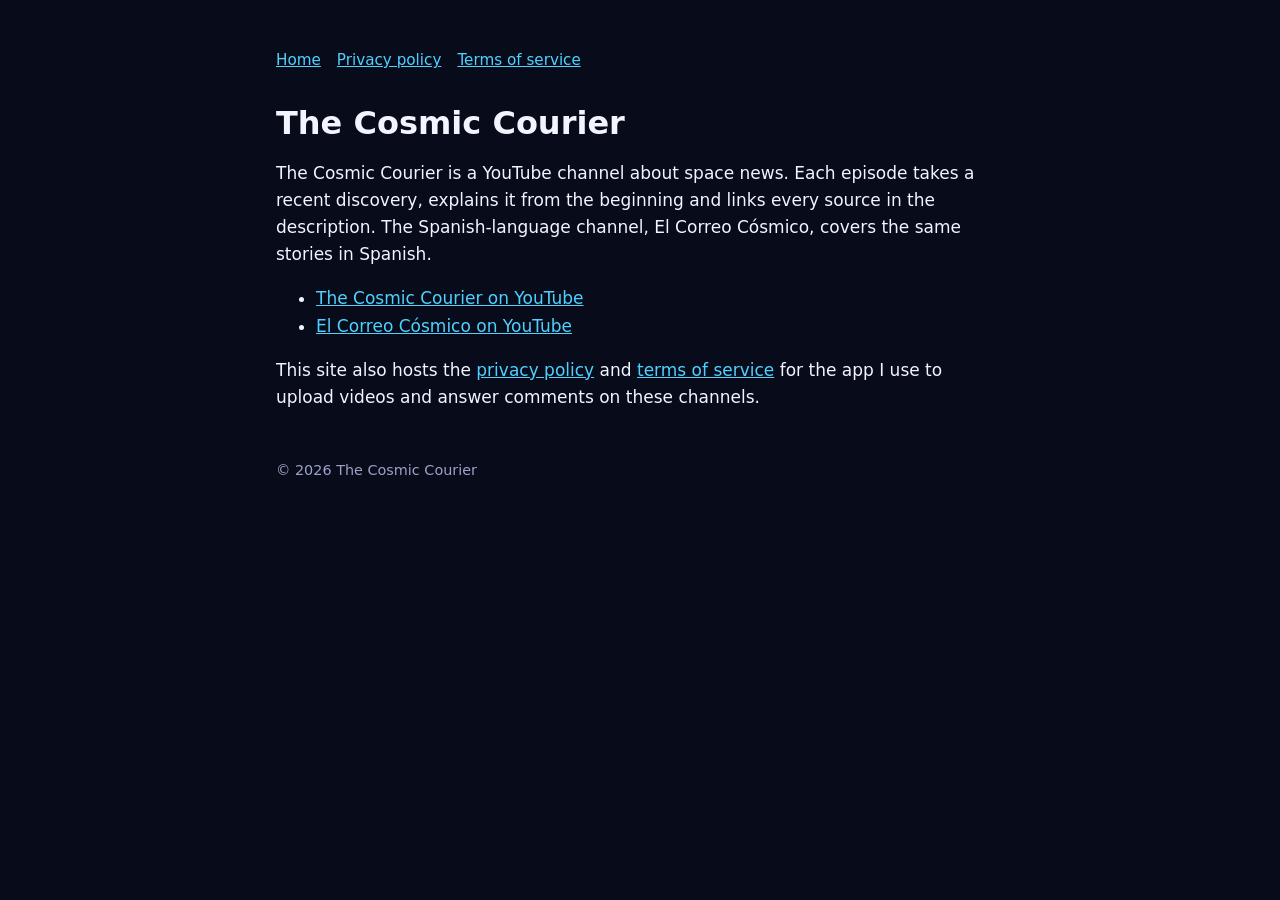
<file: index.html>
<!doctype html>
<html lang="en">
<head>
<meta charset="utf-8">
<meta name="viewport" content="width=device-width, initial-scale=1">
<title>The Cosmic Courier</title>
<meta name="description" content="The Cosmic Courier, a YouTube channel about space news.">
<link rel="stylesheet" href="style.css">
</head>
<body>
<main>
<nav><a href="index.html">Home</a><a href="privacy.html">Privacy policy</a><a href="terms.html">Terms of service</a></nav>
<h1>The Cosmic Courier</h1>
<p>The Cosmic Courier is a YouTube channel about space news. Each episode takes a recent discovery,
explains it from the beginning and links every source in the description. The Spanish-language
channel, El Correo C&oacute;smico, covers the same stories in Spanish.</p>
<ul>
<li><a href="https://www.youtube.com/@TheCosmicCourier">The Cosmic Courier on YouTube</a></li>
<li><a href="https://www.youtube.com/@ElCorreoC%C3%B3smico">El Correo C&oacute;smico on YouTube</a></li>
</ul>
<p>This site also hosts the <a href="privacy.html">privacy policy</a> and <a href="terms.html">terms of
service</a> for the app I use to upload videos and answer comments on these channels.</p>
<footer>&copy; 2026 The Cosmic Courier</footer>
</main>
</body>
</html>
</file>
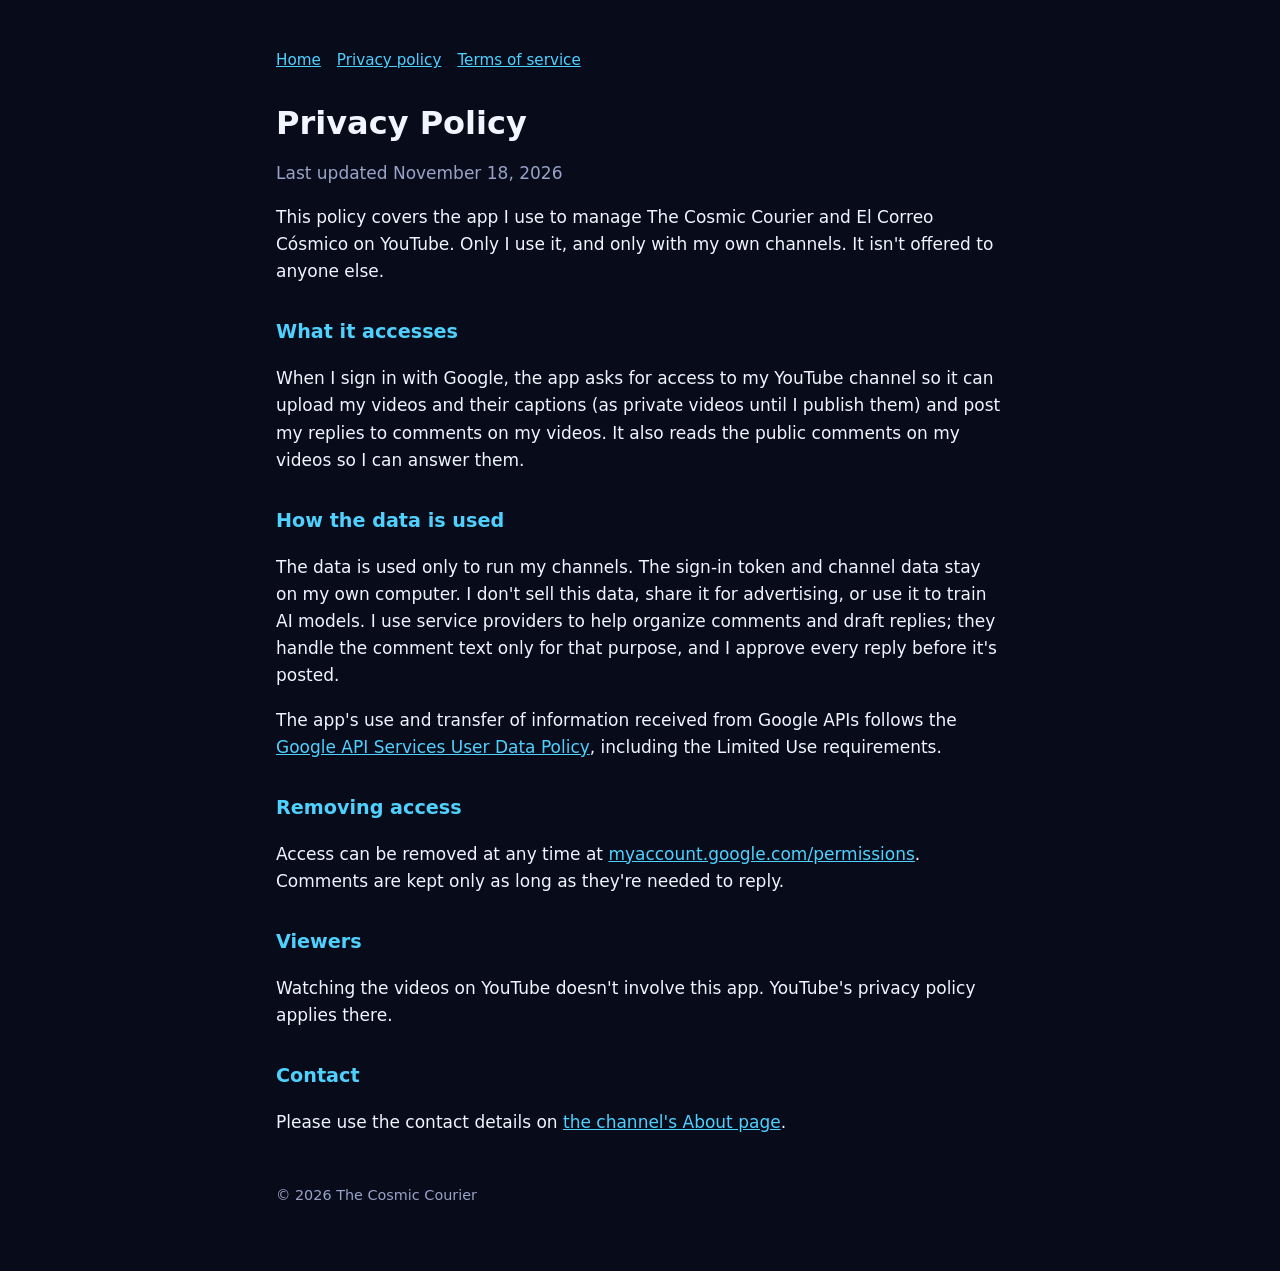
<file: privacy.html>
<!doctype html>
<html lang="en">
<head>
<meta charset="utf-8">
<meta name="viewport" content="width=device-width, initial-scale=1">
<title>Privacy Policy</title>
<meta name="description" content="Privacy policy for The Cosmic Courier channel app.">
<link rel="stylesheet" href="style.css">
</head>
<body>
<main>
<nav><a href="index.html">Home</a><a href="privacy.html">Privacy policy</a><a href="terms.html">Terms of service</a></nav>
<h1>Privacy Policy</h1>
<p class="muted">Last updated November 18, 2026</p>

<p>This policy covers the app I use to manage The Cosmic Courier and El Correo C&oacute;smico on
YouTube. Only I use it, and only with my own channels. It isn't offered to anyone else.</p>

<h2>What it accesses</h2>
<p>When I sign in with Google, the app asks for access to my YouTube channel so it can upload my
videos and their captions (as private videos until I publish them) and post my replies to comments
on my videos. It also reads the public comments on my videos so I can answer them.</p>

<h2>How the data is used</h2>
<p>The data is used only to run my channels. The sign-in token and channel data stay on my own
computer. I don't sell this data, share it for advertising, or use it to train AI models. I use
service providers to help organize comments and draft replies; they handle the comment text only
for that purpose, and I approve every reply before it's posted.</p>

<p>The app's use and transfer of information received from Google APIs follows the
<a href="https://developers.google.com/terms/api-services-user-data-policy">Google API Services User Data
Policy</a>, including the Limited Use requirements.</p>

<h2>Removing access</h2>
<p>Access can be removed at any time at
<a href="https://myaccount.google.com/permissions">myaccount.google.com/permissions</a>. Comments are
kept only as long as they're needed to reply.</p>

<h2>Viewers</h2>
<p>Watching the videos on YouTube doesn't involve this app. YouTube's privacy policy applies there.</p>

<h2>Contact</h2>
<p>Please use the contact details on <a href="https://www.youtube.com/@TheCosmicCourier/about">the
channel's About page</a>.</p>
<footer>&copy; 2026 The Cosmic Courier</footer>
</main>
</body>
</html>
</file>
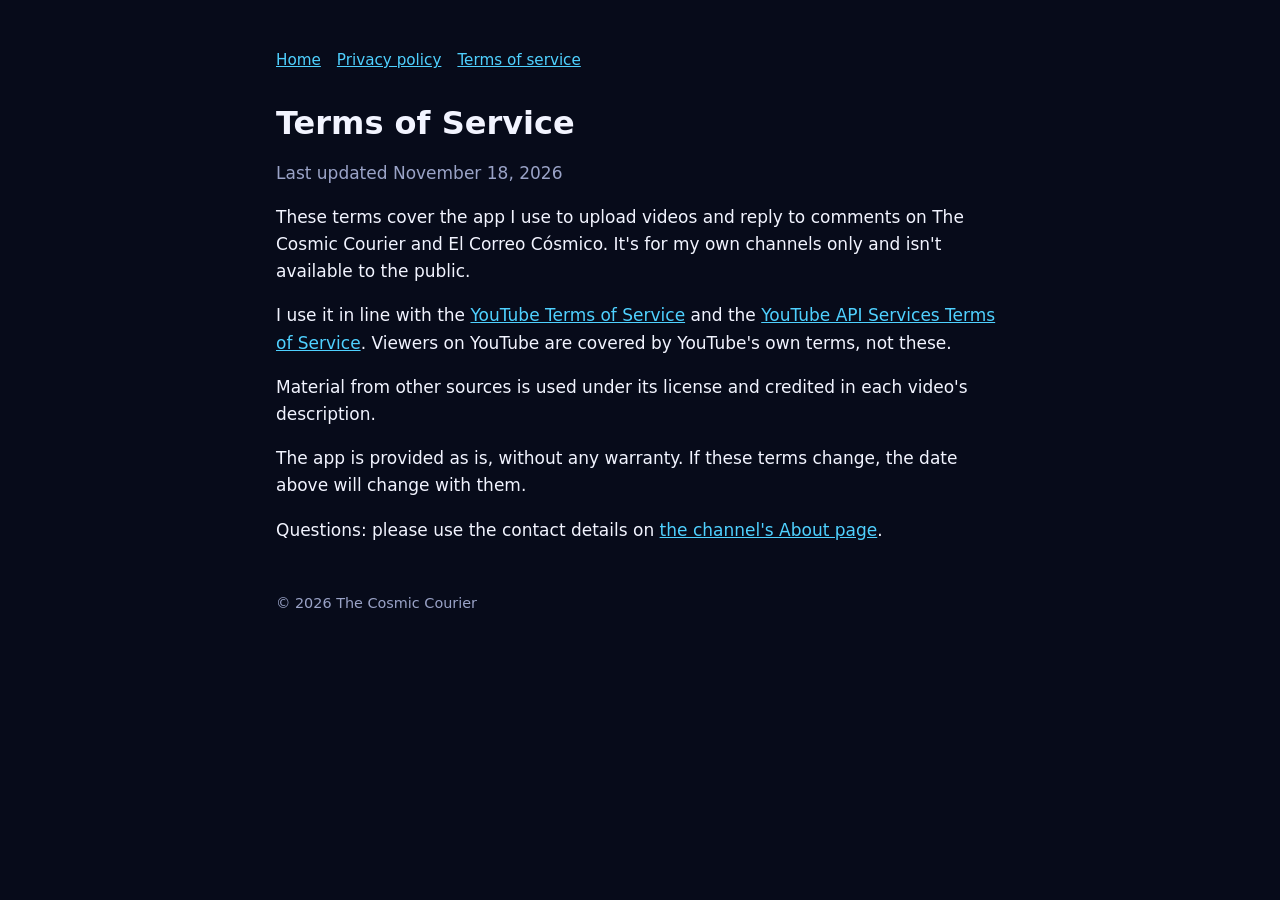
<file: terms.html>
<!doctype html>
<html lang="en">
<head>
<meta charset="utf-8">
<meta name="viewport" content="width=device-width, initial-scale=1">
<title>Terms of Service</title>
<meta name="description" content="Terms of service for The Cosmic Courier channel app.">
<link rel="stylesheet" href="style.css">
</head>
<body>
<main>
<nav><a href="index.html">Home</a><a href="privacy.html">Privacy policy</a><a href="terms.html">Terms of service</a></nav>
<h1>Terms of Service</h1>
<p class="muted">Last updated November 18, 2026</p>

<p>These terms cover the app I use to upload videos and reply to comments on The Cosmic Courier and
El Correo C&oacute;smico. It's for my own channels only and isn't available to the public.</p>

<p>I use it in line with the <a href="https://www.youtube.com/t/terms">YouTube Terms of Service</a> and
the <a href="https://developers.google.com/youtube/terms/api-services-terms-of-service">YouTube API
Services Terms of Service</a>. Viewers on YouTube are covered by YouTube's own terms, not these.</p>

<p>Material from other sources is used under its license and credited in each video's description.</p>

<p>The app is provided as is, without any warranty. If these terms change, the date above will change
with them.</p>

<p>Questions: please use the contact details on
<a href="https://www.youtube.com/@TheCosmicCourier/about">the channel's About page</a>.</p>
<footer>&copy; 2026 The Cosmic Courier</footer>
</main>
</body>
</html>
</file>
<file: style.css>
:root { --bg: #070B1A; --surface: #111833; --text: #F2F4FF; --muted: #9AA3C7; --accent: #4FD1FF; }
* { box-sizing: border-box; }
body { margin: 0; background: var(--bg); color: var(--text); font: 17px/1.6 Inter, system-ui, -apple-system, "Segoe UI", sans-serif; }
main { max-width: 760px; margin: 0 auto; padding: 48px 16px 64px; }
h1 { font-size: 2rem; line-height: 1.2; margin: 0 0 8px; }
h2 { font-size: 1.2rem; margin: 32px 0 8px; color: var(--accent); }
p, li { color: var(--text); }
.muted { color: var(--muted); }
a { color: var(--accent); }
nav { display: flex; gap: 16px; flex-wrap: wrap; margin-bottom: 32px; font-size: .95rem; }
footer { margin-top: 48px; color: var(--muted); font-size: .9rem; }
</file>
